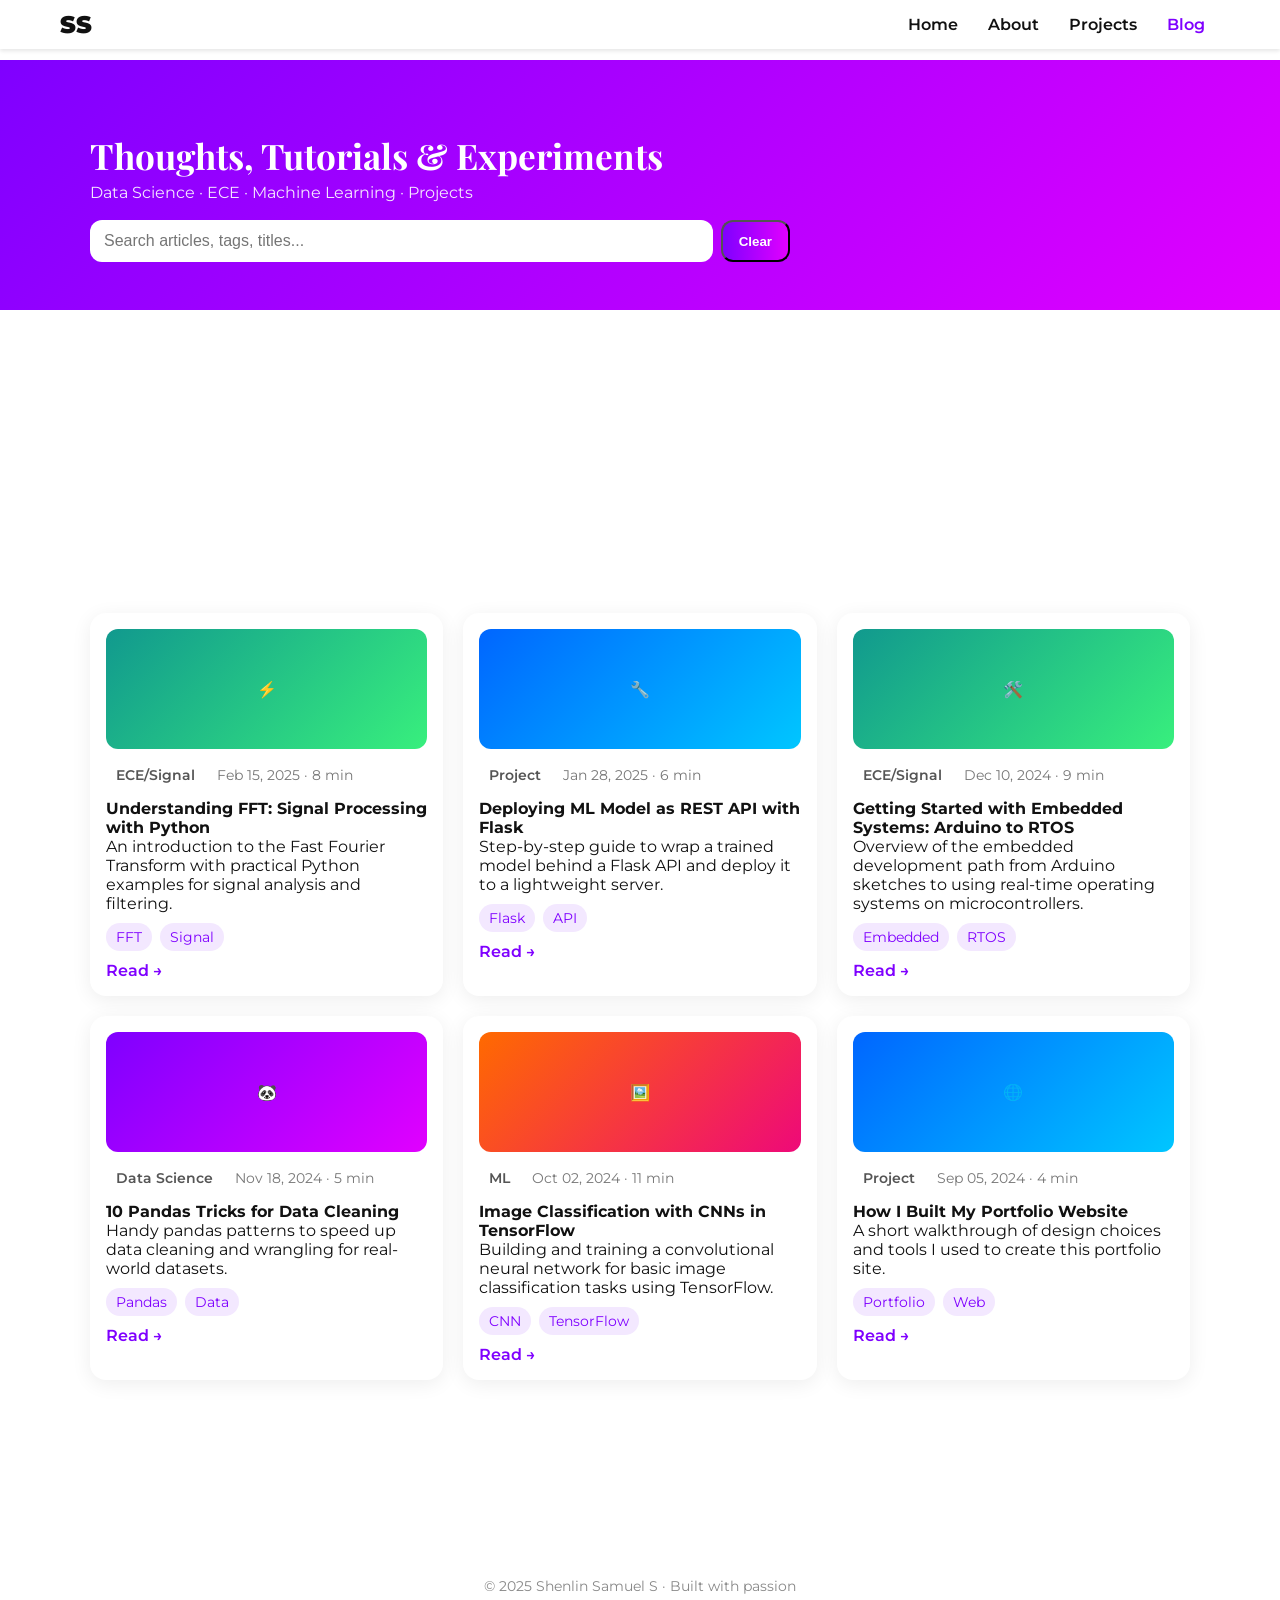
<file: blogs.html>
<!DOCTYPE html>
<html lang="en">

<head>
    <meta charset="UTF-8">
    <meta http-equiv="X-UA-Compatible" content="IE=edge">
    <meta name="viewport" content="width=device-width, initial-scale=1.0">
    <meta name="description"
        content="Thoughts, Tutorials & Experiments by Shenlin Samuel S — Data Science, ECE, ML and Projects.">
    <title>Blog - Shenlin Samuel S</title>
    <link
        href="https://fonts.googleapis.com/css2?family=Montserrat:wght@400;600;900&family=Playfair+Display:wght@600;700&display=swap"
        rel="stylesheet">
    <link rel="stylesheet" href="https://cdnjs.cloudflare.com/ajax/libs/font-awesome/6.4.2/css/all.min.css"
        integrity="sha512-pVn+g/1Ud9GJtXhOzk7bYwL+QE/0DNxDjG+3sqOICb5Qb9sR6KRytj7H+xxdN+h3Z8zOXl8fIlMqF8AHGyy4Uw=="
        crossorigin="anonymous" referrerpolicy="no-referrer" />
    <link rel="stylesheet" href="styles.css">

    <style>
        :root {
            --primary-start: #7f00ff;
            --primary-end: #e100ff
        }

        body {
            font-family: 'Montserrat', sans-serif;
            color: #111;
            background: #fff
        }

        nav .nav-links a.active {
            color: var(--primary-start)
        }

        /* HERO */
        .blog-hero {
            background: linear-gradient(135deg, var(--primary-start), var(--primary-end));
            color: #fff;
            padding: 72px 20px 48px
        }

        .blog-hero .container {
            max-width: 1100px;
            margin: 0 auto
        }

        .hero-title {
            font-family: 'Playfair Display', serif;
            font-size: 2.2rem;
            margin: 0 0 .25rem
        }

        .hero-sub {
            opacity: .9;
            margin: 0 0 18px
        }

        .search-bar {
            display: flex;
            gap: 8px;
            max-width: 700px
        }

        .search-bar input {
            flex: 1;
            padding: 12px 14px;
            border-radius: 12px;
            border: none;
            font-size: 1rem
        }

        .search-bar .btn {
            padding: 10px 16px;
            border-radius: 12px
        }

        /* Featured */
        .featured {
            max-width: 1100px;
            margin: -56px auto 32px;
            display: grid;
            grid-template-columns: 1fr 1fr;
            gap: 20px
        }

        .feat-image {
            background: linear-gradient(135deg, var(--primary-start), var(--primary-end));
            border-radius: 16px;
            padding: 28px;
            color: #fff;
            display: flex;
            align-items: center;
            justify-content: center
        }

        .feat-image .emoji {
            font-size: 56px
        }

        .feat-content {
            background: #fff;
            border-radius: 16px;
            padding: 22px;
            box-shadow: 0 4px 20px rgba(0, 0, 0, .07)
        }

        .feat-content h3 {
            font-family: 'Playfair Display', serif;
            margin-top: 0
        }

        .meta {
            color: #777;
            font-size: .9rem;
            margin-bottom: 10px
        }

        /* Grid */
        .grid {
            max-width: 1100px;
            margin: 16px auto 40px;
            display: grid;
            grid-template-columns: repeat(auto-fill, minmax(300px, 1fr));
            gap: 20px
        }

        .post-card {
            background: #fff;
            border-radius: 16px;
            padding: 16px;
            box-shadow: 0 4px 20px rgba(0, 0, 0, .07);
            transition: transform .18s, box-shadow .18s
        }

        .post-card:hover {
            transform: translateY(-5px);
            box-shadow: 0 12px 30px rgba(127, 0, 255, .18)
        }

        .thumb {
            height: 120px;
            border-radius: 12px;
            margin-bottom: 12px;
            color: #fff;
            display: flex;
            align-items: center;
            justify-content: center;
            font-weight: 700
        }

        .badge {
            display: inline-block;
            padding: 6px 10px;
            border-radius: 999px;
            background: #fff;
            color: #555;
            font-weight: 600;
            margin-right: 8px;
            font-size: .85rem
        }

        .tags {
            margin-top: 10px
        }

        .tag {
            display: inline-block;
            background: #f3e8ff;
            color: var(--primary-start);
            padding: 6px 10px;
            border-radius: 999px;
            font-size: .85rem;
            margin-right: 8px
        }

        .read-link {
            color: var(--primary-start);
            font-weight: 600;
            text-decoration: none
        }

        /* Category gradients */
        .cat-ds {
            background: linear-gradient(135deg, #7f00ff, #e100ff)
        }

        .cat-ece {
            background: linear-gradient(135deg, #11998e, #38ef7d)
        }

        .cat-ml {
            background: linear-gradient(135deg, #ff6a00, #ee0979)
        }

        .cat-proj {
            background: linear-gradient(135deg, #0066ff, #00c6ff)
        }

        /* Newsletter */
        .newsletter {
            background: linear-gradient(135deg, var(--primary-start), var(--primary-end));
            color: #fff;
            padding: 28px;
            border-radius: 12px;
            margin: 32px auto;
            max-width: 1100px
        }

        .newsletter form {
            display: flex;
            gap: 8px;
            align-items: center
        }

        .newsletter input {
            flex: 1;
            padding: 12px;
            border-radius: 10px;
            border: none
        }

        /* No results */
        .no-results {
            display: none;
            text-align: center;
            color: #666;
            padding: 18px
        }

        @media(max-width:768px) {
            .featured {
                grid-template-columns: 1fr;
                margin-top: 10px
            }

            .hero-title {
                font-size: 1.6rem
            }
        }
    </style>

</head>

<body>
    <nav aria-label="Main navigation">
        <div class="nav-container">
            <a href="index.html" class="brand">SS</a>
            <button class="nav-toggle" aria-label="Open menu">&#9776;</button>
            <div class="nav-links">
                <a href="index.html">Home</a>
                <a href="about.html">About</a>
                <a href="projects.html">Projects</a>
                <a href="blogs.html" class="active">Blog</a>
            </div>
        </div>
    </nav>

    <header class="blog-hero">
        <div class="container">
            <h1 class="hero-title">Thoughts, Tutorials &amp; Experiments</h1>
            <p class="hero-sub">Data Science &middot; ECE &middot; Machine Learning &middot; Projects</p>
            <div class="search-bar">
                <input id="search" type="search" placeholder="Search articles, tags, titles..."
                    aria-label="Search articles">
                <button class="btn" id="clear">Clear</button>
            </div>
        </div>
    </header>

    <!-- Featured Post -->
    <section class="featured" id="featured" data-title="Building a Neural Network from Scratch"
        data-tags="python ml neural network">
        <div class="feat-image cat-ds">
            <div class="emoji">🤖</div>
        </div>
        <article class="feat-content">
            <div class="meta"><span class="badge">Data Science</span> March 1, 2025 &middot; 12 min read</div>
            <h3>Building a Neural Network from Scratch (Python/ML)</h3>
            <p>This post walks through implementing a simple neural network from first principles in Python—no
                frameworks—covering forward/backprop, loss, and training loops.</p>
            <a href="#" class="btn">Read Article</a>
        </article>
    </section>

    <!-- Grid of posts -->
    <main class="grid" id="posts">
        <div class="post-card" data-title="Understanding FFT: Signal Processing with Python"
            data-tags="fft signal processing ece">
            <div class="thumb cat-ece">⚡</div>
            <div class="meta"><span class="badge">ECE/Signal</span> Feb 15, 2025 &middot; 8 min</div>
            <h4>Understanding FFT: Signal Processing with Python</h4>
            <p>An introduction to the Fast Fourier Transform with practical Python examples for signal analysis and
                filtering.</p>
            <div class="tags"><span class="tag">FFT</span><span class="tag">Signal</span></div>
            <div style="margin-top:10px"><a class="read-link" href="#">Read →</a></div>
        </div>

        <div class="post-card" data-title="Deploying ML Model as REST API with Flask"
            data-tags="flask api deployment project">
            <div class="thumb cat-proj">🔧</div>
            <div class="meta"><span class="badge">Project</span> Jan 28, 2025 &middot; 6 min</div>
            <h4>Deploying ML Model as REST API with Flask</h4>
            <p>Step-by-step guide to wrap a trained model behind a Flask API and deploy it to a lightweight server.</p>
            <div class="tags"><span class="tag">Flask</span><span class="tag">API</span></div>
            <div style="margin-top:10px"><a class="read-link" href="#">Read →</a></div>
        </div>

        <div class="post-card" data-title="Getting Started with Embedded Systems: Arduino to RTOS"
            data-tags="arduino embedded ece rtos">
            <div class="thumb cat-ece">🛠️</div>
            <div class="meta"><span class="badge">ECE/Signal</span> Dec 10, 2024 &middot; 9 min</div>
            <h4>Getting Started with Embedded Systems: Arduino to RTOS</h4>
            <p>Overview of the embedded development path from Arduino sketches to using real-time operating systems on
                microcontrollers.</p>
            <div class="tags"><span class="tag">Embedded</span><span class="tag">RTOS</span></div>
            <div style="margin-top:10px"><a class="read-link" href="#">Read →</a></div>
        </div>

        <div class="post-card" data-title="10 Pandas Tricks for Data Cleaning"
            data-tags="pandas data cleaning python data-science">
            <div class="thumb cat-ds">🐼</div>
            <div class="meta"><span class="badge">Data Science</span> Nov 18, 2024 &middot; 5 min</div>
            <h4>10 Pandas Tricks for Data Cleaning</h4>
            <p>Handy pandas patterns to speed up data cleaning and wrangling for real-world datasets.</p>
            <div class="tags"><span class="tag">Pandas</span><span class="tag">Data</span></div>
            <div style="margin-top:10px"><a class="read-link" href="#">Read →</a></div>
        </div>

        <div class="post-card" data-title="Image Classification with CNNs in TensorFlow"
            data-tags="cnn tensorflow ml image-classification">
            <div class="thumb cat-ml">🖼️</div>
            <div class="meta"><span class="badge">ML</span> Oct 02, 2024 &middot; 11 min</div>
            <h4>Image Classification with CNNs in TensorFlow</h4>
            <p>Building and training a convolutional neural network for basic image classification tasks using
                TensorFlow.</p>
            <div class="tags"><span class="tag">CNN</span><span class="tag">TensorFlow</span></div>
            <div style="margin-top:10px"><a class="read-link" href="#">Read →</a></div>
        </div>

        <div class="post-card" data-title="How I Built My Portfolio Website" data-tags="portfolio project webdev">
            <div class="thumb cat-proj">🌐</div>
            <div class="meta"><span class="badge">Project</span> Sep 05, 2024 &middot; 4 min</div>
            <h4>How I Built My Portfolio Website</h4>
            <p>A short walkthrough of design choices and tools I used to create this portfolio site.</p>
            <div class="tags"><span class="tag">Portfolio</span><span class="tag">Web</span></div>
            <div style="margin-top:10px"><a class="read-link" href="#">Read →</a></div>
        </div>
    </main>

    <div class="no-results" id="noResults">No articles found.</div>

    <!-- Newsletter -->
    <section class="newsletter">
        <div class="container"
            style="max-width:1100px;margin:0 auto;display:flex;align-items:center;justify-content:space-between;gap:20px;flex-wrap:wrap;">
            <div>
                <h3 style="margin:0 0 6px;font-family:'Playfair Display',serif">Stay in the loop</h3>
                <p style="margin:0;opacity:.9">Join the newsletter for updates on new posts and projects.</p>
            </div>
            <form onsubmit="event.preventDefault();alert('Thanks for subscribing!');" style="flex:1;max-width:560px;">
                <input type="email" placeholder="Your email address" required>
                <button class="btn" style="margin-left:8px;">Subscribe</button>
            </form>
        </div>
    </section>

    <button id="toTop" class="scroll-top" aria-label="Scroll to top">&uarr;</button>

    <footer style="text-align:center; padding:20px; font-size:0.85rem; color:#888; max-width:1100px;margin:0 auto;">
        © 2025 Shenlin Samuel S · Built with passion
    </footer>

    <script>
        // Live search filtering for featured + cards
        const search = document.getElementById('search');
        const clearBtn = document.getElementById('clear');
        const posts = Array.from(document.querySelectorAll('.post-card'));
        const featured = document.getElementById('featured');
        const noResults = document.getElementById('noResults');

        function normalize(s) { return (s || '').toLowerCase(); }

        function matches(el, q) {
            const title = normalize(el.dataset.title || el.getAttribute('data-title'));
            const tags = normalize(el.dataset.tags || el.getAttribute('data-tags'));
            return title.includes(q) || tags.includes(q);
        }

        function runFilter() {
            const q = normalize(search.value.trim());
            let visible = 0;

            // featured
            if (featured) {
                if (q === '' || matches(featured, q)) {
                    featured.style.display = 'grid'; visible++;
                } else { featured.style.display = 'none'; }
            }

            posts.forEach(p => {
                if (q === '' || matches(p, q)) {
                    p.style.display = ''; visible++;
                } else { p.style.display = 'none'; }
            });

            noResults.style.display = visible ? 'none' : 'block';
        }

        search.addEventListener('input', runFilter);
        clearBtn.addEventListener('click', () => { search.value = ''; runFilter(); search.focus(); });
        // init
        runFilter();
    </script>

</body>

</html>
</file>
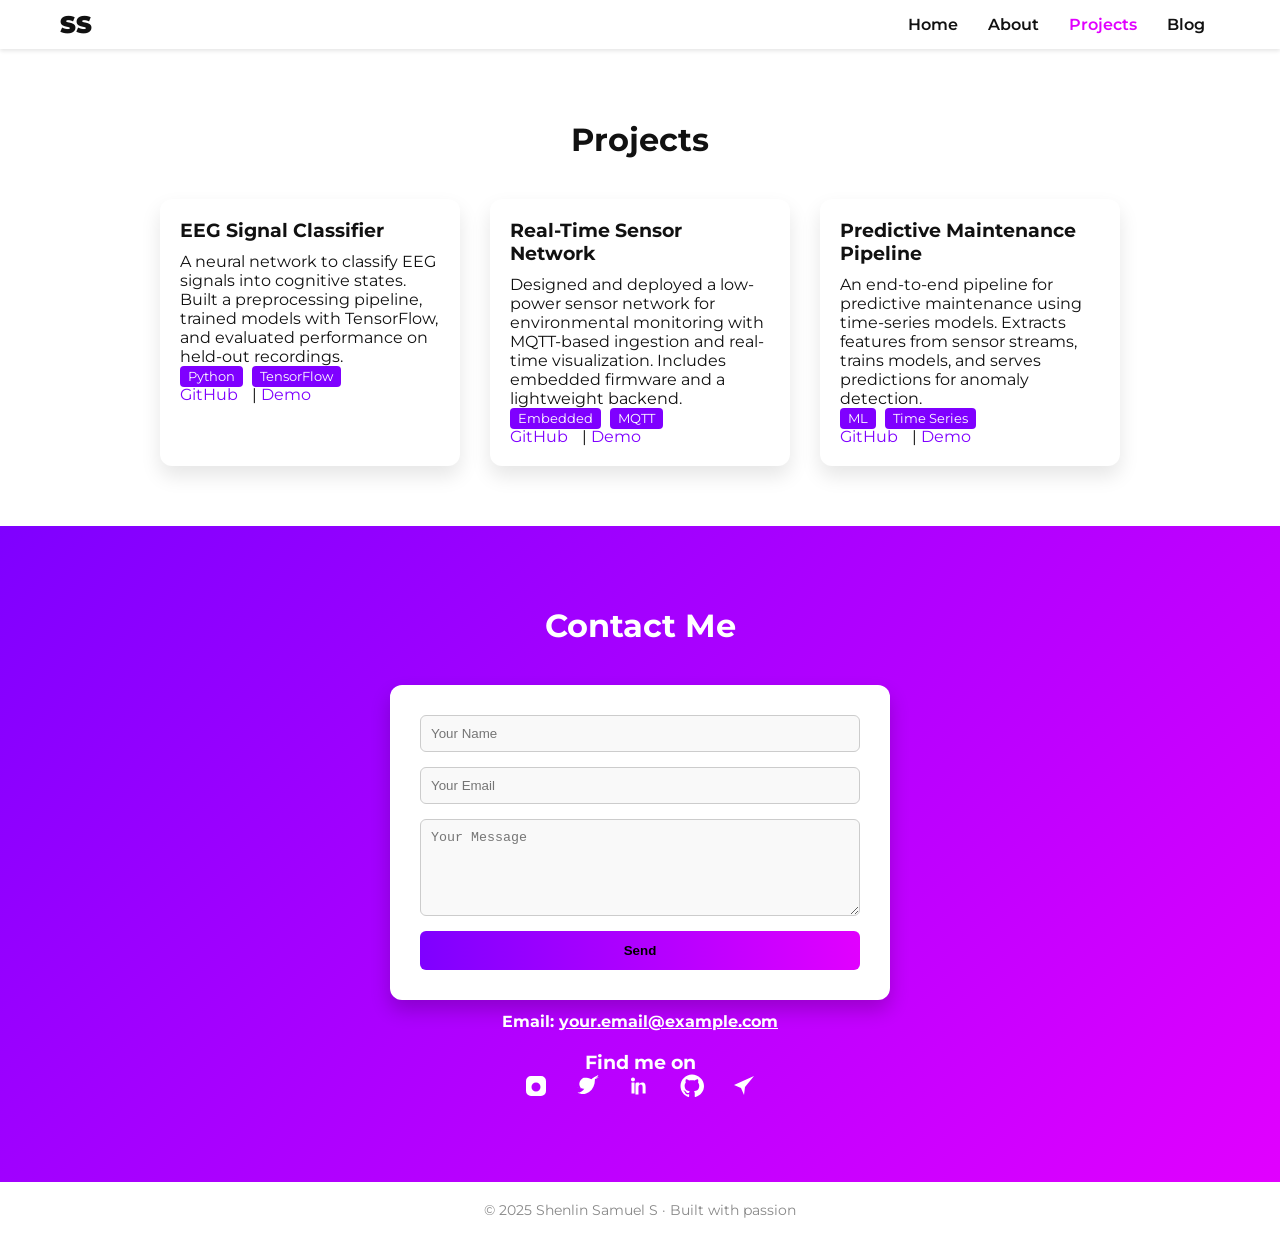
<file: projects.html>
<!DOCTYPE html>
<html lang="en">

<head>
    <meta charset="UTF-8">
    <meta http-equiv="X-UA-Compatible" content="IE=edge">
    <meta name="viewport" content="width=device-width, initial-scale=1.0">
    <meta name="description"
        content="A selection of projects by Shenlin Samuel S: data science, embedded systems and machine learning.">
    <title>Projects - Data Scientist & ECE Engineer</title>
    <link href="https://fonts.googleapis.com/css2?family=Montserrat:wght@400;600;900&display=swap" rel="stylesheet">
    <!-- font awesome for social icons -->
    <link rel="stylesheet" href="https://cdnjs.cloudflare.com/ajax/libs/font-awesome/6.4.2/css/all.min.css"
        integrity="sha512-pVn+g/1Ud9GJtXhOzk7bYwL+QE/0DNxDjG+3sqOICb5Qb9sR6KRytj7H+xxdN+h3Z8zOXl8fIlMqF8AHGyy4Uw=="
        crossorigin="anonymous" referrerpolicy="no-referrer" />
    <link rel="stylesheet" href="styles.css">
</head>

<body>
    <nav aria-label="Main navigation">
        <div class="nav-container">
            <a href="index.html" class="brand">SS</a>
            <button class="nav-toggle" aria-label="Open menu">&#9776;</button>
            <div class="nav-links">
                <a href="index.html">Home</a>
                <a href="about.html">About</a>
                <a href="projects.html">Projects</a>
                <a href="blogs.html">Blog</a>
            </div>
        </div>
    </nav>

    <!-- Projects Section -->
    <section id="projects">
        <h2>Projects</h2>
        <div class="project-cards">
            <div class="card">
                <h3>EEG Signal Classifier</h3>
                <p>A neural network to classify EEG signals into cognitive states. Built a preprocessing pipeline,
                    trained models with TensorFlow, and evaluated performance on held-out recordings.</p>
                <div class="tags">
                    <span>Python</span>
                    <span>TensorFlow</span>
                </div>
                <div class="links">
                    <a href="https://github.com/YOUR_REAL_USERNAME/eeg-classifier" target="_blank">GitHub</a> |
                    <a href="https://yourdomain.com/demo/eeg-classifier" target="_blank">Demo</a>
                </div>
            </div>
            <div class="card">
                <h3>Real-Time Sensor Network</h3>
                <p>Designed and deployed a low-power sensor network for environmental monitoring with MQTT-based
                    ingestion and real-time visualization. Includes embedded firmware and a lightweight backend.</p>
                <div class="tags">
                    <span>Embedded</span>
                    <span>MQTT</span>
                </div>
                <div class="links">
                    <a href="https://github.com/YOUR_REAL_USERNAME/sensor-network" target="_blank">GitHub</a> |
                    <a href="https://yourdomain.com/demo/sensor-network" target="_blank">Demo</a>
                </div>
            </div>
            <div class="card">
                <h3>Predictive Maintenance Pipeline</h3>
                <p>An end-to-end pipeline for predictive maintenance using time-series models. Extracts features from
                    sensor streams, trains models, and serves predictions for anomaly detection.</p>
                <div class="tags">
                    <span>ML</span>
                    <span>Time Series</span>
                </div>
                <div class="links">
                    <a href="https://github.com/YOUR_REAL_USERNAME/predictive-maintenance" target="_blank">GitHub</a> |
                    <a href="https://yourdomain.com/demo/predictive-maintenance" target="_blank">Demo</a>
                </div>
            </div>
        </div>
    </section>

    <!-- Contact Section -->
    <section id="contact">
        <h2>Contact Me</h2>
        <form action="https://formspree.io/f/YOUR_FORM_ID" method="post" class="contact-form">
            <input type="text" name="name" placeholder="Your Name" aria-label="Your Name" required>
            <input type="email" name="email" placeholder="Your Email" aria-label="Your Email" required>
            <textarea name="message" placeholder="Your Message" aria-label="Your Message" rows="5" required></textarea>
            <button type="submit" class="btn">Send</button>
        </form>
        <div class="contact-email">
            Email: <a href="mailto:your.email@example.com">your.email@example.com</a>
        </div>
        <!-- Social media links -->
        <div class="social-links">
            <h3>Find me on</h3>
            <a href="https://www.instagram.com/YOUR_REAL_HANDLE" target="_blank" rel="noopener" aria-label="Instagram">
                <svg viewBox="0 0 24 24" fill="currentColor" aria-hidden="true" xmlns="http://www.w3.org/2000/svg">
                    <path
                        d="M7 2h10a5 5 0 0 1 5 5v10a5 5 0 0 1-5 5H7a5 5 0 0 1-5-5V7a5 5 0 0 1 5-5zm5 6.5A4.5 4.5 0 1 0 16.5 13 4.5 4.5 0 0 0 12 8.5zm4.8-.9a1.1 1.1 0 1 1-1.1-1.1 1.1 1.1 0 0 1 1.1 1.1z" />
                </svg>
                <span class="sr-only">Instagram</span>
            </a>
            <a href="https://x.com/YOUR_REAL_HANDLE" target="_blank" rel="noopener" aria-label="X (Twitter)">
                <svg viewBox="0 0 24 24" fill="currentColor" aria-hidden="true" xmlns="http://www.w3.org/2000/svg">
                    <path
                        d="M23 3a10.9 10.9 0 0 1-3.14.86A4.48 4.48 0 0 0 22.4 1s-4 1.7-7 4.2C11 3 7 4 7 4c-4.5 2.9-4.4 7.4-2 10.2A12.94 12.94 0 0 1 1 13.1s3.6 1.9 7.3 1.6c-1.3 2.4-3.9 3.9-6.8 3.9 3.9 2.4 8.5 1.6 11.6-.6 3.9-3 5.8-7 5.8-12.1v-.9A7.72 7.72 0 0 0 23 3z" />
                </svg>
                <span class="sr-only">X</span>
            </a>
            <a href="https://www.linkedin.com/in/YOUR_REAL_PROFILE" target="_blank" rel="noopener"
                aria-label="LinkedIn">
                <svg viewBox="0 0 24 24" fill="currentColor" aria-hidden="true" xmlns="http://www.w3.org/2000/svg">
                    <path
                        d="M4.98 3.5C3.88 3.5 3 4.38 3 5.48c0 1.1.88 1.98 1.98 1.98h.02C6.08 7.46 7 6.58 7 5.48 7 4.38 6.08 3.5 4.98 3.5zM3.5 8.5h3v11h-3v-11zm5 0h2.8v1.6h.04c.39-.74 1.34-1.6 2.76-1.6 2.96 0 3.5 1.95 3.5 4.5v6.5h-3v-5.78c0-1.38-.03-3.16-1.92-3.16-1.92 0-2.22 1.5-2.22 3.04V20.5h-3v-11z" />
                </svg>
                <span class="sr-only">LinkedIn</span>
            </a>
            <a href="https://github.com/YOUR_REAL_USERNAME" target="_blank" rel="noopener" aria-label="GitHub">
                <svg viewBox="0 0 24 24" fill="currentColor" aria-hidden="true" xmlns="http://www.w3.org/2000/svg">
                    <path
                        d="M12 .5C5.73 .5 .5 5.73 .5 12c0 5.08 3.29 9.39 7.86 10.91.57.1.78-.25.78-.56 0-.28-.01-1.02-.02-2-3.2.7-3.88-1.38-3.88-1.38-.52-1.33-1.27-1.69-1.27-1.69-1.04-.71.08-.7.08-.7 1.15.08 1.76 1.18 1.76 1.18 1.02 1.76 2.68 1.25 3.33.96.1-.76.4-1.25.72-1.54-2.55-.29-5.23-1.28-5.23-5.7 0-1.26.45-2.29 1.18-3.1-.12-.29-.51-1.46.11-3.05 0 0 .96-.31 3.15 1.18.91-.25 1.89-.38 2.86-.38.97 0 1.95.13 2.86.38 2.19-1.49 3.15-1.18 3.15-1.18.62 1.59.23 2.76.11 3.05.74.81 1.18 1.84 1.18 3.1 0 4.43-2.69 5.41-5.25 5.69.41.35.77 1.04.77 2.1 0 1.52-.01 2.75-.01 3.12 0 .31.21.67.79.56C20.71 21.39 24 17.08 24 12 24 5.73 18.27 .5 12 .5z" />
                </svg>
                <span class="sr-only">GitHub</span>
            </a>
            <a href="https://t.me/YOUR_REAL_USERNAME" target="_blank" rel="noopener" aria-label="Telegram">
                <svg viewBox="0 0 24 24" fill="currentColor" aria-hidden="true" xmlns="http://www.w3.org/2000/svg">
                    <path d="M22 2L2 11l7 3 3 7 1-8 9-11z" />
                </svg>
                <span class="sr-only">Telegram</span>
            </a>
        </div>
    </section>

    <button id="toTop" class="scroll-top" aria-label="Scroll to top">&uarr;</button>
    <script src="script.js"></script>
    <footer style="text-align:center; padding:20px; font-size:0.85rem; color:#888;">
        © 2025 Shenlin Samuel S · Built with passion
    </footer>
</body>

</html>
</file>
<file: styles.css>
/* Global Reset */
* {
    margin: 0;
    padding: 0;
    box-sizing: border-box;
}

:root {
    --primary-start: #7f00ff;
    --primary-end: #e100ff;
    --accent: #111;
    --bg: #ffffff;
    --text: #111;
    --nav-height: 60px;
    --transition: 0.3s ease;
}

body {
    font-family: 'Montserrat', 'Segoe UI', Tahoma, Geneva, Verdana, sans-serif;
    background: var(--bg);
    color: var(--text);
    scroll-behavior: smooth;
}


section {
    padding: 60px 20px;
    position: relative;
    opacity: 0;
    transform: translateY(20px);
    transition: opacity 0.6s ease, transform 0.6s ease;
}

section.visible {
    opacity: 1;
    transform: translateY(0);
}

/* Navigation */
nav {
    width: 100%;
    background: var(--bg);
    box-shadow: 0 2px 4px rgba(0, 0, 0, 0.1);
    position: fixed;
    top: 0;
    left: 0;
    z-index: 1000;
}

.nav-container {
    max-width: 1200px;
    margin: 0 auto;
    display: flex;
    align-items: center;
    justify-content: space-between;
    padding: 10px 20px;
}

.brand {
    font-size: 1.5rem;
    font-weight: 900;
    text-decoration: none;
    color: var(--accent);
}

nav .nav-links a {
    margin: 0 15px;
    text-decoration: none;
    color: var(--accent);
    font-weight: 600;
    transition: color var(--transition);
}

nav .nav-links a:hover,
nav .nav-links a.active {
    color: var(--primary-end);
}

.nav-toggle {
    display: none;
    background: none;
    border: none;
    font-size: 1.5rem;
    cursor: pointer;
    color: var(--accent);
}

/* Mobile nav rules to enable toggle */
.nav-links {
    display: none;
    flex-direction: column;
    width: 100%;
    background: var(--bg);
    padding: 10px 20px;
}

.nav-links.open {
    display: flex;
}

.nav-toggle {
    display: block;
}

@media (min-width: 769px) {
    .nav-links {
        display: flex;
        flex-direction: row;
        width: auto;
        padding: 0;
    }

    .nav-toggle {
        display: none;
    }
}


/* offset for fixed nav */
body {
    padding-top: var(--nav-height);
}

h2 {
    text-align: center;
    margin-bottom: 40px;
    font-size: 2rem;
    position: relative;
}

/* Hero */
#hero {
    height: 100vh;
    background: linear-gradient(135deg, var(--bg), #e0e0e0);
    /* placeholder for a background image -- replace URL with your own */
    background-image: url('hero-bg.jpg');
    background-size: cover;
    background-position: center;
    display: flex;
    align-items: center;
    justify-content: center;
    position: relative;
    overflow: hidden;
}

#hero::before {
    content: '';
    position: absolute;
    top: 0;
    left: 0;
    width: 100%;
    height: 100%;
    background: url('data:image/svg+xml;utf8,<svg width="100" height="100" xmlns="http://www.w3.org/2000/svg"><circle cx="20" cy="20" r="2" fill="rgba(255,255,255,0.05)"/><circle cx="60" cy="40" r="2" fill="rgba(255,255,255,0.05)"/><circle cx="80" cy="80" r="2" fill="rgba(255,255,255,0.05)"/><path d="M10 90 L90 10" stroke="rgba(255,255,255,0.05)" stroke-width="1"/></svg>');
    pointer-events: none;
}

#hero .overlay {
    text-align: center;
    z-index: 1;
}

#hero .name {
    font-size: 3rem;
    font-weight: 900;
    background: linear-gradient(90deg, #7f00ff, #e100ff);
    -webkit-background-clip: text;
    color: transparent;
}

#hero .title {
    font-size: 1.5rem;
    margin-top: 10px;
}

#hero .tagline {
    margin-top: 20px;
    font-size: 1.25rem;
    animation: fadeIn 3s var(--transition) infinite alternate;
}

/* hero call-to-action buttons */
.hero-buttons {
    margin-top: 30px;
    display: flex;
    gap: 15px;
    flex-wrap: wrap;
    justify-content: center;
}

.btn,
.btn-outline {
    display: inline-block;
    padding: 12px 24px;
    border-radius: 25px;
    text-decoration: none;
    font-weight: 600;
    transition: background var(--transition), color var(--transition), transform var(--transition);
}

.btn {
    background: linear-gradient(90deg, var(--primary-start), var(--primary-end));
    color: var(--bg);
}

.btn:hover {
    transform: translateY(-2px);
}

.btn-outline {
    border: 2px solid var(--primary-end);
    color: var(--primary-end);
}

.btn-outline:hover {
    background: var(--primary-end);
    color: var(--bg);
}

/* About */
#about .container {
    display: flex;
    flex-wrap: wrap;
    gap: 40px;
    align-items: center;
    justify-content: center;
    background: #fff;
}

.photo-placeholder {
    width: 200px;
    height: 200px;
    background: #eee;
    display: flex;
    align-items: center;
    justify-content: center;
    border-radius: 100px;
    font-size: 1rem;
    color: #555;
}

#about .bio {
    max-width: 600px;
    text-align: left;
    line-height: 1.6;
}

/* Skills */
#skills .skills-grid {
    display: flex;
    flex-wrap: wrap;
    gap: 20px;
    justify-content: center;
}

.skill {
    background: #f0f0f0;
    padding: 15px 25px;
    border-radius: 8px;
    transition: transform .3s;
}

.skill:hover {
    transform: scale(1.05);
    background: linear-gradient(90deg, #7f00ff, #e100ff);
    color: #fff;
}

/* Projects */
.project-cards {
    display: flex;
    flex-wrap: wrap;
    gap: 30px;
    justify-content: center;
}

.card {
    background: #fff;
    border-radius: 12px;
    padding: 20px;
    width: 300px;
    box-shadow: 0 10px 20px rgba(0, 0, 0, 0.1);
    transition: transform .3s, box-shadow .3s;
}

.card:hover {
    transform: translateY(-5px);
    box-shadow: 0 15px 30px rgba(0, 0, 0, 0.7);
}

.card h3 {
    margin-bottom: 10px;
}

.card .tags span {
    background: #7f00ff;
    color: #fff;
    padding: 3px 8px;
    border-radius: 4px;
    margin-right: 5px;
    font-size: 0.8rem;
}

.card .links a {
    color: #7f00ff;
    text-decoration: none;
    margin-right: 10px;
}

.card .links a:hover {
    text-decoration: underline;
}

/* Contact */
#contact {
    background: linear-gradient(135deg, var(--primary-start), var(--primary-end));
    color: var(--bg);
    padding-top: 80px;
    padding-bottom: 80px;
}

#contact h2 {
    color: var(--bg);
}

.contact-form {
    max-width: 500px;
    margin: 0 auto;
    display: flex;
    flex-direction: column;
    gap: 15px;
    background: var(--bg);
    padding: 30px;
    border-radius: 12px;
    box-shadow: 0 10px 20px rgba(0, 0, 0, 0.2);
}

.contact-form input,
.contact-form textarea {
    padding: 10px;
    border: 1px solid #ccc;
    border-radius: 6px;
    background: #f9f9f9;
    color: #111;
}

.contact-form button {
    padding: 12px;
    border: none;
    border-radius: 6px;
    background: linear-gradient(90deg, #7f00ff, #e100ff);
    color: #000;
    font-weight: 700;
    cursor: pointer;
    transition: background .3s;
}

.contact-form button:hover {
    background: linear-gradient(90deg, #e100ff, #7f00ff);
}

/* Social media links under contact */
.social-links {
    text-align: center;
    margin-top: 20px;
}

.social-links a {
    display: inline-flex;
    align-items: center;
    justify-content: center;
    color: var(--bg);
    margin: 0 12px;
    text-decoration: none;
    font-weight: 600;
    transition: color var(--transition), transform var(--transition);
    font-size: 1.5rem;
}

.social-links a i,
.social-links a svg {
    font-size: 1.5rem;
    width: 1.5rem;
    height: 1.5rem;
    display: flex;
    align-items: center;
    justify-content: center;
}

.social-links a:hover {
    color: #ffff00;
    transform: scale(1.2);
}

.sr-only {
    position: absolute;
    width: 1px;
    height: 1px;
    padding: 0;
    margin: -1px;
    overflow: hidden;
    clip: rect(0, 0, 0, 0);
    white-space: nowrap;
    border-width: 0;
}

/* visible email line under contact forms */
.contact-email {
    text-align: center;
    margin-top: 12px;
    color: var(--bg);
    font-weight: 700;
}

.contact-email a {
    color: var(--bg);
    text-decoration: underline;
}

.contact-email a:hover {
    opacity: 0.9;
}


/* Animations */
@keyframes fadeIn {
    from {
        opacity: 0;
    }

    to {
        opacity: 1;
    }
}

/* focus outlines for accessibility */
:focus {
    outline: 3px solid var(--primary-end);
    outline-offset: 2px;
}

/* scroll to top button */
.scroll-top {
    position: fixed;
    bottom: 20px;
    right: 20px;
    width: 40px;
    height: 40px;
    background: var(--primary-end);
    color: var(--bg);
    border: none;
    border-radius: 50%;
    display: none;
    align-items: center;
    justify-content: center;
    cursor: pointer;
    font-size: 1.5rem;
    z-index: 1000;
    transition: opacity var(--transition);
}

.scroll-top.show {
    display: flex;
    opacity: 1;
}

/* Responsive */
@media(max-width:768px) {
    #about .container {
        flex-direction: column;
    }

    .card {
        width: 90%;
    }

    #hero .name {
        font-size: 2.5rem;
    }

    #hero .title {
        font-size: 1.25rem;
    }

    #hero .tagline {
        font-size: 1rem;
    }
}
</file>
